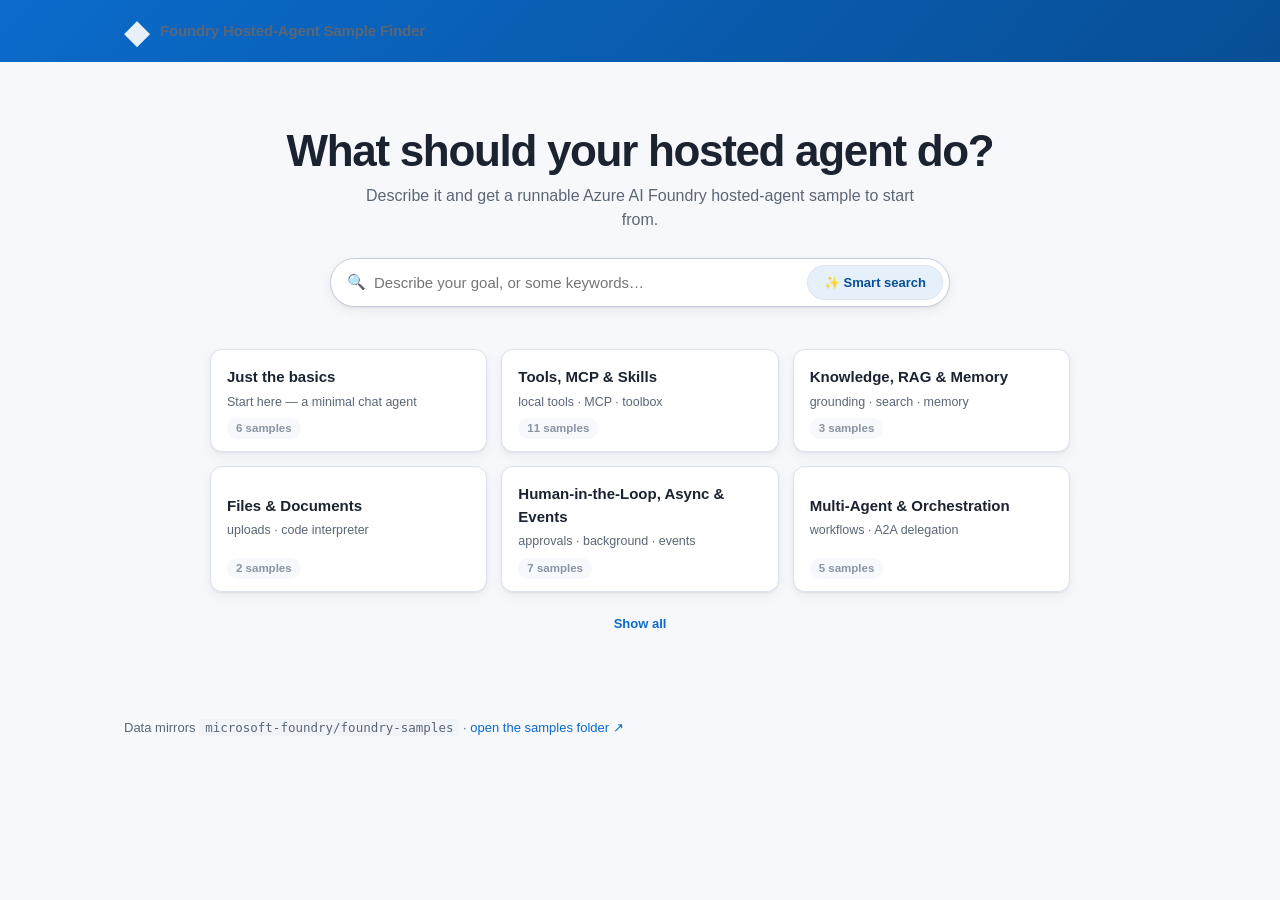
<file: index.html>
<!DOCTYPE html>
<html lang="en">
<head>
  <meta charset="UTF-8" />
  <meta name="viewport" content="width=device-width, initial-scale=1.0" />
  <title>Foundry Hosted-Agent Sample Finder</title>
  <link rel="stylesheet" href="styles.css?v=20260718b" />
</head>
<body>
  <header class="app-header slim">
    <div class="wrap">
      <div class="brand">
        <span class="brand-mark" aria-hidden="true">◆</span>
        <span class="brand-name">Foundry Hosted-Agent Sample Finder</span>
      </div>
    </div>
  </header>

  <main class="wrap">
    <section id="view-home" class="view home" aria-label="Find a hosted-agent sample">
      <div class="home-hero">
        <h1 class="home-title">What should your hosted agent do?</h1>
        <p class="home-sub">Describe it and get a runnable Azure AI Foundry hosted-agent sample to start from.</p>
        <div class="home-search">
          <span class="home-search-icon" aria-hidden="true">🔍</span>
          <input type="search" id="search" class="home-search-input" placeholder="Describe your goal, or some keywords…" aria-label="Describe your goal or search samples" autocomplete="off" />
          <button id="btnClear" class="home-search-clear" type="button" hidden aria-label="Clear search">✕</button>
          <button id="btnSmart" class="home-smart-btn" type="button" title="Let a deployed Foundry agent pick the best-fit sample">✨ Smart search</button>
        </div>
      </div>
      <div id="homeMain" class="home-main" aria-live="polite"></div>
    </section>
  </main>

  <footer class="app-footer wrap">
    <p>
      Data mirrors <code id="sourceRepo">microsoft-foundry/foundry-samples</code> ·
      <a id="rootLink" href="#" target="_blank" rel="noopener">open the samples folder ↗</a>
    </p>
  </footer>

  <!-- Canonical data is data/*.json (consumed by the VS Code extension). -->
  <!-- These generated shims let the page work when opened directly via file://. -->
  <script src="data/samples.js"></script>
  <script src="data/tree.js"></script>
  <!--
    Smart search backend selection:
    - On localhost, use the local dev proxy (tools/smart-search-proxy.py, :8178).
    - On any deployed host, use the cloud Functions proxy (managed identity).
    Either way, app.js falls back to offline keyword search if it's unreachable.
  -->
  <script>
    (function () {
      var host = location.hostname;
      var isLocal = host === "localhost" || host === "127.0.0.1" || host === "";
      if (!isLocal) {
        window.SF_SMART_PROXY = "https://sample-finder-proxy2-dz098b.azurewebsites.net/api";
      }
    })();
  </script>
  <script src="app.js?v=20260724a"></script>
</body>
</html>
</file>
<file: styles.css>
:root {
  --bg: #f6f8fb;
  --surface: #ffffff;
  --surface-2: #f0f3f8;
  --border: #dde3ec;
  --border-strong: #c4cddb;
  --text: #1b2330;
  --text-muted: #5b6675;
  --text-faint: #8a94a3;
  --accent: #0b6bcb;
  --accent-dark: #084e95;
  --accent-soft: #e6f0fb;
  --shadow: 0 1px 2px rgba(16, 24, 40, 0.06), 0 4px 12px rgba(16, 24, 40, 0.06);
  --shadow-lg: 0 8px 30px rgba(16, 24, 40, 0.12);
  --radius: 12px;
  --radius-sm: 8px;

  /* framework colors */
  --fw-agent-framework: #0b6bcb;
  --fw-agent-framework-soft: #e6f0fb;
  --fw-langgraph: #1a8a54;
  --fw-langgraph-soft: #e3f5ec;
  --fw-bring-your-own: #7b3ff2;
  --fw-bring-your-own-soft: #efe8fd;
}

* { box-sizing: border-box; }

html, body {
  margin: 0;
  padding: 0;
  background: var(--bg);
  color: var(--text);
  font-family: "Segoe UI", -apple-system, BlinkMacSystemFont, "Helvetica Neue", Arial, sans-serif;
  font-size: 15px;
  line-height: 1.5;
}

.wrap {
  width: 100%;
  max-width: 1080px;
  margin: 0 auto;
  padding: 0 24px;
}

a { color: var(--accent); text-decoration: none; }
a:hover { text-decoration: underline; }

/* Header */
.app-header {
  background: linear-gradient(135deg, #0b6bcb 0%, #084e95 100%);
  color: #fff;
  padding: 26px 0 24px;
}
.brand { display: flex; align-items: center; gap: 16px; }
.brand-mark { font-size: 34px; line-height: 1; opacity: 0.9; }
.app-header h1 { margin: 0; font-size: 24px; font-weight: 600; letter-spacing: -0.01em; }
.tagline { margin: 4px 0 0; color: rgba(255, 255, 255, 0.85); font-size: 14px; max-width: 64ch; }

/* Tabs */
.tabs {
  display: flex;
  gap: 4px;
  margin-top: 20px;
  border-bottom: 1px solid var(--border);
}
.tab {
  appearance: none;
  border: none;
  background: none;
  padding: 12px 18px;
  font-size: 15px;
  font-weight: 500;
  color: var(--text-muted);
  cursor: pointer;
  border-bottom: 2px solid transparent;
  margin-bottom: -1px;
}
.tab:hover { color: var(--text); }
.tab[aria-selected="true"] { color: var(--accent); border-bottom-color: var(--accent); }

main.wrap { padding-top: 26px; padding-bottom: 40px; min-height: 50vh; }
.view { animation: fade 0.2s ease; }
@keyframes fade { from { opacity: 0; transform: translateY(4px); } to { opacity: 1; transform: none; } }

/* ===== Guide: Foundry base + building blocks ===== */
.blocks-head {
  display: flex;
  align-items: flex-start;
  justify-content: space-between;
  gap: 20px;
  flex-wrap: wrap;
  margin-bottom: 18px;
}
.blocks-head-text { flex: 1; min-width: 260px; }
.blocks-head h2 { margin: 0 0 4px; font-size: 20px; font-weight: 600; letter-spacing: -0.01em; }
.blocks-sub { margin: 0; color: var(--text-muted); font-size: 14px; max-width: 60ch; }

/* SDK legend (top-right) */
.sdk-legend {
  border: 1px solid var(--border);
  background: var(--surface);
  border-radius: var(--radius-sm);
  padding: 10px 14px;
  box-shadow: var(--shadow);
}
.legend-title {
  display: block;
  font-size: 11px;
  font-weight: 700;
  text-transform: uppercase;
  letter-spacing: 0.04em;
  color: var(--text-faint);
  margin-bottom: 8px;
}
.legend-list { list-style: none; margin: 0; padding: 0; display: grid; grid-template-columns: 1fr 1fr; gap: 5px 16px; }
.legend-item { display: flex; align-items: center; gap: 7px; font-size: 12.5px; color: var(--text-muted); white-space: nowrap; }

/* dot */
.dot {
  width: 12px;
  height: 12px;
  border-radius: 50%;
  border: 2px solid transparent;
  flex-shrink: 0;
  display: inline-block;
}
.dot.hollow { opacity: 1; }

/* stack */
.stack { display: flex; flex-direction: column; gap: 10px; }
.stack-caption {
  color: var(--text-faint);
  font-size: 12px;
  font-weight: 600;
  text-transform: uppercase;
  letter-spacing: 0.03em;
  margin: 8px 2px 2px;
}

/* category section header grouping the building blocks */
.stack-group-head {
  display: flex;
  align-items: baseline;
  flex-wrap: wrap;
  gap: 4px 10px;
  margin: 18px 2px 4px;
  padding-top: 12px;
  border-top: 1px solid var(--border);
}
.stack-group-head:first-of-type { margin-top: 12px; border-top: none; padding-top: 0; }
.stack-group-title {
  font-size: 12.5px;
  font-weight: 700;
  text-transform: uppercase;
  letter-spacing: 0.05em;
  color: var(--text);
}
.stack-group-tagline { font-size: 12.5px; color: var(--text-faint); }

/* block card */
.block-card {
  border: 1px solid var(--border);
  border-radius: var(--radius-sm);
  background: var(--surface);
  box-shadow: var(--shadow);
  overflow: hidden;
}
.block-card[data-open="true"] { border-color: var(--accent); }
.block-card.base { border-color: var(--accent); background: linear-gradient(180deg, var(--accent-soft), var(--surface) 62%); }

.block-row {
  display: flex;
  align-items: center;
  gap: 12px;
  width: 100%;
  text-align: left;
  background: transparent;
  border: none;
  padding: 14px 16px;
  cursor: pointer;
  font: inherit;
  color: var(--text);
}
.block-row:hover { background: var(--surface-2); }
.block-card.base .block-row:hover { background: transparent; }

.caret {
  color: var(--accent);
  font-size: 13px;
  flex-shrink: 0;
  transition: transform 0.15s ease;
}
.caret.open { transform: rotate(90deg); }

.block-main { flex: 1; min-width: 0; }
.block-title-row { display: flex; align-items: center; gap: 8px; flex-wrap: wrap; }
.base-tag {
  font-size: 10px;
  font-weight: 700;
  letter-spacing: 0.06em;
  color: #fff;
  background: var(--accent);
  padding: 2px 7px;
  border-radius: 5px;
}
.block-title { font-size: 15.5px; font-weight: 600; }
.block-tagline { font-size: 12.5px; color: var(--text-faint); }
.block-desc { display: block; color: var(--text-muted); font-size: 13px; margin-top: 3px; }

.block-right { display: flex; align-items: center; gap: 14px; flex-shrink: 0; }
.dot-row {
  display: inline-flex;
  align-items: center;
  gap: 7px;
  background: var(--surface-2);
  border: 1px solid var(--border-strong);
  border-radius: 999px;
  padding: 5px 10px;
}
.block-count {
  display: inline-flex;
  align-items: center;
  justify-content: center;
  min-width: 82px;
  box-sizing: border-box;
  background: var(--surface-2);
  color: var(--text-muted);
  border: 1px solid var(--border-strong);
  font-size: 12px;
  font-weight: 600;
  padding: 3px 10px;
  border-radius: 999px;
  white-space: nowrap;
}

/* block panel */
.block-panel {
  padding: 6px 16px 18px 40px;
  border-top: 1px solid var(--border);
  background: #fbfcfe;
}
.block-longdesc { margin: 12px 0 16px; color: var(--text-muted); font-size: 14px; max-width: 72ch; }

/* consolidated capability cards + framework/protocol variant toggle */
.family-grid {
  display: grid;
  grid-template-columns: repeat(auto-fill, minmax(300px, 1fr));
  gap: 14px;
  align-items: stretch;
}
.capability-card { padding: 15px 16px; }
.capability-card .cap-title { margin: 0; font-size: 15px; font-weight: 600; }

.variant-toggle { display: flex; flex-wrap: wrap; gap: 8px; margin: 0; }
.variant-btn {
  display: inline-flex;
  align-items: center;
  gap: 7px;
  font: inherit;
  font-size: 12.5px;
  color: var(--text-muted);
  background: var(--surface-2);
  border: 1px solid var(--border-strong);
  border-radius: 999px;
  padding: 5px 12px;
  cursor: pointer;
  transition: background 0.12s ease, border-color 0.12s ease, color 0.12s ease;
}
.variant-btn:hover { background: #eef2f8; color: var(--text); }
.variant-btn.active {
  background: var(--accent-soft);
  border-color: var(--accent);
  color: var(--accent-dark);
  font-weight: 600;
}

/* sdk badge on a sample card */
.badge.sdk {
  display: inline-flex;
  align-items: center;
  gap: 5px;
  background: var(--surface-2);
  color: var(--text);
  border-color: var(--border-strong);
}

/* Cards */
.card-grid {
  display: grid;
  grid-template-columns: repeat(auto-fill, minmax(300px, 1fr));
  gap: 14px;
}
.sample-card {
  background: var(--surface);
  border: 1px solid var(--border);
  border-radius: var(--radius);
  padding: 16px 18px;
  box-shadow: var(--shadow);
  display: flex;
  flex-direction: column;
  gap: 10px;
}
.sample-card:hover { box-shadow: var(--shadow-lg); }
.sample-card h3 { margin: 0; font-size: 16px; font-weight: 600; }
.sample-card .desc { margin: 0; color: var(--text-muted); font-size: 13.5px; flex-grow: 1; }
.badge-row { display: flex; flex-wrap: wrap; gap: 6px; }
.badge {
  font-size: 11.5px;
  font-weight: 600;
  padding: 2px 9px;
  border-radius: 999px;
  border: 1px solid transparent;
  white-space: nowrap;
}
.badge.fw-agent-framework { background: var(--fw-agent-framework-soft); color: var(--fw-agent-framework); }
.badge.fw-langgraph { background: var(--fw-langgraph-soft); color: var(--fw-langgraph); }
.badge.fw-bring-your-own { background: var(--fw-bring-your-own-soft); color: var(--fw-bring-your-own); }
.badge.protocol { background: transparent; color: var(--text-muted); border-color: var(--border-strong); }
.badge.category { background: var(--surface-2); color: var(--text-muted); }
.tags { display: flex; flex-wrap: wrap; gap: 6px; }
.tag { font-size: 11.5px; color: var(--text-faint); background: var(--surface-2); padding: 2px 8px; border-radius: 6px; }
.card-foot { display: flex; align-items: center; justify-content: space-between; gap: 12px; margin-top: 2px; flex-wrap: wrap; }
.card-foot .path { font-family: "Cascadia Code", "Consolas", monospace; font-size: 11.5px; color: var(--text-faint); overflow: hidden; text-overflow: ellipsis; white-space: nowrap; }

/* per-card actions: Open on GitHub · Code an agent · Open in VS Code */
.card-actions, .card-actions-host { display: flex; align-items: center; gap: 6px; flex-wrap: wrap; }
.action-link { font-size: 12.5px; font-weight: 600; white-space: nowrap; }
.action-btn {
  font: inherit; font-size: 12.5px; font-weight: 600; white-space: nowrap; cursor: pointer;
  color: var(--accent); background: var(--accent-soft);
  border: 1px solid var(--border); border-radius: 999px; padding: 3px 10px;
}
.action-btn:hover { border-color: var(--accent); background: #fff; }
.action-btn.wide { display: inline-block; padding: 8px 14px; border-radius: var(--radius-sm); }

/* "Code an agent" modal */
.modal-overlay {
  position: fixed; inset: 0; z-index: 1000;
  background: rgba(15, 23, 42, 0.5);
  display: flex; align-items: flex-start; justify-content: center;
  padding: 6vh 16px; overflow-y: auto;
}
.modal {
  position: relative; width: 100%; max-width: 620px;
  background: var(--surface); border: 1px solid var(--border); border-radius: var(--radius);
  box-shadow: 0 20px 60px rgba(15, 23, 42, 0.3); padding: 26px 28px 28px;
}
.modal-close {
  position: absolute; top: 14px; right: 14px; width: 30px; height: 30px;
  border: 1px solid var(--border); border-radius: 8px; background: var(--surface);
  font-size: 15px; line-height: 1; color: var(--text-muted); cursor: pointer;
}
.modal-close:hover { border-color: var(--accent); color: var(--accent); }
.modal-title { margin: 0 0 6px; font-size: 22px; }
.modal-sub { margin: 0 0 20px; color: var(--text-muted); font-size: 13.5px; line-height: 1.5; }
.code-step { margin-bottom: 18px; }
.code-step h4 { margin: 0 0 6px; font-size: 14.5px; display: flex; align-items: center; gap: 8px; }
.code-step-n {
  display: inline-flex; align-items: center; justify-content: center;
  width: 20px; height: 20px; border-radius: 50%; background: var(--accent); color: #fff;
  font-size: 12px; font-weight: 700; flex: none;
}
.code-step-note { margin: 0 0 8px; color: var(--text-muted); font-size: 12.5px; line-height: 1.5; }
.code-step-note code { background: var(--surface-2); padding: 1px 5px; border-radius: 4px; font-size: 11.5px; }
.code-cmd {
  display: flex; align-items: center; gap: 8px;
  background: var(--surface-2); border: 1px solid var(--border); border-radius: var(--radius-sm);
  padding: 10px 12px;
}
.code-cmd code {
  flex: 1; font-family: "Cascadia Code", "Consolas", monospace; font-size: 12.5px;
  color: var(--text); overflow-x: auto; white-space: nowrap;
}
.copy-btn {
  flex: none; width: 28px; height: 28px; border: 1px solid var(--border-strong);
  border-radius: 6px; background: var(--surface); cursor: pointer; font-size: 13px; color: var(--text-muted);
}
.copy-btn:hover { border-color: var(--accent); color: var(--accent); }

/* Buttons */
.btn {
  appearance: none;
  border: 1px solid var(--border-strong);
  background: var(--surface);
  color: var(--text);
  padding: 9px 16px;
  border-radius: var(--radius-sm);
  font-size: 14px;
  font-weight: 500;
  cursor: pointer;
}
.btn:hover:not(:disabled) { border-color: var(--accent); color: var(--accent); }
.btn:disabled { opacity: 0.45; cursor: not-allowed; }
.btn-ghost { background: transparent; }
.btn-sm { padding: 6px 12px; font-size: 13px; }

/* Filters */
.filters { display: flex; flex-direction: column; gap: 14px; margin-bottom: 18px; }
.search {
  width: 100%;
  padding: 11px 14px;
  border: 1px solid var(--border-strong);
  border-radius: var(--radius-sm);
  font-size: 15px;
  background: var(--surface);
}
.search:focus { outline: none; border-color: var(--accent); box-shadow: 0 0 0 3px var(--accent-soft); }
.filter-selects { display: flex; flex-wrap: wrap; gap: 14px; align-items: flex-end; }
.filter-selects label { display: flex; flex-direction: column; gap: 4px; font-size: 12px; font-weight: 600; color: var(--text-muted); text-transform: uppercase; letter-spacing: 0.03em; }
.filter-selects select {
  padding: 8px 10px;
  border: 1px solid var(--border-strong);
  border-radius: var(--radius-sm);
  background: var(--surface);
  font-size: 14px;
  color: var(--text);
  min-width: 150px;
}
.browse-count { color: var(--text-muted); font-size: 13.5px; margin: 0 0 14px; }
.empty { color: var(--text-muted); padding: 30px; text-align: center; border: 1px dashed var(--border-strong); border-radius: var(--radius); }

/* Footer */
.app-footer { padding: 24px 24px 40px; color: var(--text-muted); font-size: 13px; }
.app-footer code { background: var(--surface-2); padding: 1px 6px; border-radius: 4px; font-size: 12.5px; }

@media (max-width: 640px) {
  .card-grid { grid-template-columns: 1fr; }
  .family-grid { grid-template-columns: 1fr; }
  .filter-selects select { min-width: 120px; }
  .block-panel { padding-left: 24px; }
  .block-row { flex-wrap: wrap; }
  .block-right { width: 100%; justify-content: space-between; padding-left: 25px; }
  .sdk-legend { width: 100%; }
  .kit-list { grid-template-columns: 1fr; }
  .guided-options { grid-template-columns: 1fr; }
}

/* ================================================================
 * Experimental prototypes: Compose (A) + Guided (B)
 * ================================================================ */
.proto-intro { margin: 6px 0 22px; }
.proto-intro h2 { margin: 0 0 6px; font-size: 20px; }
.proto-intro p { margin: 0; color: var(--text-muted); font-size: 14px; max-width: 70ch; }

.proto-step { margin: 0 0 22px; }
.step-label {
  display: block; font-size: 12px; font-weight: 700; letter-spacing: 0.05em;
  text-transform: uppercase; color: var(--text-faint); margin: 0 0 10px;
}
.step-actions { display: flex; gap: 8px; margin-top: 10px; }

/* chip rows */
.chip-row { display: flex; gap: 8px; flex-wrap: wrap; }
.choice-chip {
  display: inline-flex; align-items: center; gap: 8px;
  padding: 8px 14px; border: 1.5px solid var(--border-strong); border-radius: 999px;
  background: var(--surface); color: var(--text); font-size: 13.5px; font-weight: 600; cursor: pointer;
}
.choice-chip:hover { border-color: var(--accent); }
.choice-chip.active { border-color: var(--accent); background: var(--accent-soft); color: var(--accent-dark); }

.cap-chip {
  display: inline-flex; align-items: center; gap: 8px;
  padding: 7px 12px; border: 1.5px solid var(--border); border-radius: var(--radius-sm);
  background: var(--surface); color: var(--text); font-size: 13px; cursor: pointer;
}
.cap-chip:hover:not(.disabled) { border-color: var(--accent); }
.cap-chip.active { border-color: var(--accent); background: var(--accent-soft); }
.cap-chip.disabled { opacity: 0.4; cursor: not-allowed; }
.cap-check { font-weight: 800; color: var(--accent); width: 12px; text-align: center; }
.cap-chip:not(.active) .cap-check { color: var(--text-faint); }
.cap-count {
  font-size: 11px; font-weight: 700; color: var(--text-muted);
  background: var(--bg); border-radius: 999px; padding: 1px 7px; min-width: 18px; text-align: center;
}

/* kit result */
.kit-summary { font-size: 14px; margin-bottom: 12px; color: var(--text); }
.kit-summary span { color: var(--text-muted); }
.kit-list { display: grid; grid-template-columns: repeat(auto-fill, minmax(300px, 1fr)); gap: 12px; }
.kit-hint { color: var(--text-muted); font-size: 13.5px; padding: 16px; border: 1px dashed var(--border-strong); border-radius: var(--radius); }
.kit-card {
  display: flex; flex-direction: column; gap: 7px;
  border: 1px solid var(--border); border-radius: var(--radius); background: var(--surface);
  padding: 14px; box-shadow: var(--shadow);
}
.kit-card.rec { border-color: var(--accent); background: linear-gradient(180deg, var(--accent-soft), var(--surface) 60%); }
.kit-block-label { font-size: 11px; font-weight: 700; text-transform: uppercase; letter-spacing: 0.04em; color: var(--text-faint); }
.kit-fw { color: var(--text-muted); text-transform: none; letter-spacing: 0; font-weight: 600; }
.kit-step {
  display: inline-flex; align-items: center; justify-content: center;
  width: 20px; height: 20px; border-radius: 50%; background: var(--accent); color: #fff;
  font-size: 12px; font-weight: 700; flex-shrink: 0;
}
.kit-explainer {
  margin: 0 0 12px; font-size: 13px; color: var(--text-muted);
  background: var(--accent-soft); border-left: 3px solid var(--accent);
  padding: 9px 12px; border-radius: 0 var(--radius-sm) var(--radius-sm) 0;
}
.kit-card-head { display: flex; align-items: center; gap: 8px; flex-wrap: wrap; }
.kit-card-title { font-size: 15px; }
.kit-note { font-size: 11px; color: var(--text-muted); background: var(--bg); border-radius: 4px; padding: 1px 6px; }
.kit-rec { font-size: 11px; font-weight: 700; color: var(--accent-dark); background: #fff; border: 1px solid var(--accent); border-radius: 999px; padding: 1px 8px; margin-left: auto; }
.kit-card-desc { margin: 0; color: var(--text-muted); font-size: 13px; flex-grow: 1; }
.kit-card-foot { display: flex; align-items: center; justify-content: space-between; gap: 10px; font-size: 12px; flex-wrap: wrap; }
.kit-card-foot .path { overflow: hidden; text-overflow: ellipsis; white-space: nowrap; }

/* guided flow */
.guided-search { display: flex; align-items: center; gap: 12px; margin: 0 0 18px; }
.guided-search .search { flex: 1; max-width: 520px; }
.guided-search-scope { font-size: 12px; color: var(--text-muted); white-space: nowrap; }
.understood { display: flex; align-items: center; gap: 8px; flex-wrap: wrap; margin: 0 0 14px; }
.understood-label { font-size: 12px; color: var(--text-faint); font-weight: 600; }
.understood-chip {
  font-size: 12px; font-weight: 600; color: var(--accent-dark);
  background: var(--accent-soft); border: 1px solid var(--border); border-radius: 999px; padding: 2px 10px;
}
/* smart search (Foundry-agent-backed) */
.browse-search-row { display: flex; align-items: center; gap: 10px; width: 100%; }
.browse-search-row .search { flex: 1; }
.card-grid.smart-mode { display: block; }
.card-grid.smart-mode .card-grid { display: grid; grid-template-columns: repeat(auto-fill, minmax(300px, 1fr)); gap: 12px; margin-top: 8px; }
.card-grid.smart-mode .smart-badge,
.card-grid.smart-mode .understood { margin-bottom: 12px; }
.smart-toggle { display: inline-flex; align-items: center; gap: 8px; margin: 2px 0 16px; cursor: pointer; user-select: none; }
.smart-toggle input { width: 15px; height: 15px; cursor: pointer; }
.smart-toggle-text { font-size: 13px; color: var(--text-muted); }
.smart-toggle-text b { color: var(--text); }
.smart-badge {
  display: inline-flex; align-items: center; gap: 6px; margin: 0 0 12px;
  font-size: 12px; font-weight: 700; color: #fff;
  background: linear-gradient(90deg, var(--accent), var(--accent-dark));
  border-radius: 999px; padding: 4px 12px;
}
.smart-badge.err { background: #b45309; }
.btn-primary { background: var(--accent); color: #fff; border-color: var(--accent-dark); }
.btn-primary:hover { background: var(--accent-dark); }
.smart-cta {
  display: flex; flex-direction: column; align-items: flex-start; gap: 10px;
  margin: 14px 0 8px; padding: 16px 18px;
  border: 1.5px dashed var(--accent); border-radius: var(--radius);
  background: var(--accent-soft);
}
.smart-cta-text { margin: 0; font-size: 14px; color: var(--text); }
.smart-cta-text b { color: var(--accent-dark); }
.smart-cta-btn { font-size: 14px; padding: 9px 16px; }
.guided-crumbs { display: flex; gap: 8px; flex-wrap: wrap; margin-bottom: 16px; }
.crumb { border: 1px solid var(--border); background: var(--surface); border-radius: 999px; padding: 4px 12px; font-size: 12.5px; color: var(--text-muted); cursor: pointer; }
.crumb:hover { border-color: var(--accent); color: var(--accent); }
.crumb-reset { color: var(--text-faint); }
.guided-q { margin: 0 0 14px; }
.guided-q h3 { margin: 0; font-size: 18px; }
.guided-options { display: grid; grid-template-columns: repeat(auto-fill, minmax(260px, 1fr)); gap: 10px; }
.guided-opt {
  display: flex; align-items: center; gap: 10px; flex-wrap: wrap;
  text-align: left; padding: 14px 16px; border: 1.5px solid var(--border-strong); border-radius: var(--radius);
  background: var(--surface); cursor: pointer;
}
.guided-opt:hover { border-color: var(--accent); background: var(--accent-soft); }
.guided-opt.recommend { border-color: var(--accent); }
.guided-opt-label { font-size: 15px; font-weight: 600; color: var(--text); }
.guided-opt-sub { font-size: 12.5px; color: var(--text-muted); flex-basis: 100%; }
.guided-opt-count { margin-left: auto; font-size: 11px; font-weight: 700; color: var(--text-muted); background: var(--bg); border-radius: 999px; padding: 2px 9px; }
.guided-result-head { margin: 0 0 12px; font-size: 18px; }
.guided-alts-label { margin: 20px 0 10px; font-size: 13px; font-weight: 600; color: var(--text-muted); }

/* ================================================================
 * Landing (single blended home) — hero, category grid, smart panel
 * ================================================================ */
.app-header.slim { padding: 14px 0; }
.app-header.slim .brand { display: flex; align-items: center; gap: 10px; }
.brand-name { font-size: 15px; font-weight: 600; color: var(--text-muted); letter-spacing: -0.01em; }

.home-hero { text-align: center; padding: 40px 16px 12px; }
.home-title { margin: 0 0 10px; font-size: 44px; line-height: 1.05; font-weight: 700; letter-spacing: -0.03em; color: var(--text); }
.home-sub { margin: 0 auto 26px; max-width: 560px; font-size: 16px; color: var(--text-muted); }

.home-search {
  position: relative; display: flex; align-items: center; gap: 8px;
  max-width: 620px; margin: 0 auto;
  background: var(--surface); border: 1px solid var(--border-strong);
  border-radius: 999px; padding: 6px 6px 6px 16px; box-shadow: var(--shadow);
  transition: box-shadow .15s, border-color .15s;
}
.home-search:focus-within { border-color: var(--accent); box-shadow: 0 0 0 4px var(--accent-soft); }
.home-search-icon { color: var(--text-faint); font-size: 15px; }
.home-search-input {
  flex: 1; border: 0; outline: 0; background: transparent;
  font-size: 15px; color: var(--text); padding: 8px 0;
}
.home-search-clear {
  border: 0; background: transparent; color: var(--text-faint); cursor: pointer;
  font-size: 14px; padding: 4px 8px; border-radius: 999px;
}
.home-search-clear:hover { color: var(--text); background: var(--bg); }
.home-smart-btn {
  border: 1px solid var(--border); background: var(--accent-soft); color: var(--accent-dark);
  font-weight: 600; font-size: 13px; padding: 9px 16px; border-radius: 999px; cursor: pointer;
  white-space: nowrap; transition: background .15s, border-color .15s;
}
.home-smart-btn:hover { background: #d7e7f8; border-color: var(--accent); }
.home-smart-btn.inline { margin-top: 10px; }

.home-main { margin-top: 30px; }

/* category grid */
.cat-grid {
  display: grid; grid-template-columns: repeat(3, 1fr); gap: 14px;
  max-width: 860px; margin: 0 auto;
}
.cat-card {
  position: relative; text-align: left; cursor: pointer;
  background: var(--surface); border: 1px solid var(--border); border-radius: var(--radius);
  padding: 16px 16px 40px; box-shadow: var(--shadow); transition: border-color .15s, box-shadow .15s, transform .05s;
  font: inherit; color: inherit;
}
.cat-card:hover { border-color: var(--accent); box-shadow: var(--shadow-lg); }
.cat-card:active { transform: translateY(1px); }
.cat-card-title { margin: 0 0 4px; font-size: 15px; font-weight: 650; color: var(--text); }
.cat-card-blurb { margin: 0; font-size: 12.5px; color: var(--text-muted); }
.cat-card-count {
  position: absolute; left: 16px; bottom: 12px;
  font-size: 11.5px; font-weight: 600; color: var(--text-faint);
  background: var(--bg); border-radius: 999px; padding: 2px 9px;
}
.cat-toggle-row { text-align: center; margin: 18px 0 4px; }
.cat-toggle {
  border: 0; background: transparent; color: var(--accent); font-weight: 600; font-size: 13px;
  cursor: pointer; padding: 6px 10px; border-radius: var(--radius-sm);
}
.cat-toggle:hover { background: var(--accent-soft); }

/* drill-in + search headers */
.home-crumb { max-width: 1040px; margin: 0 auto 10px; }
.crumb-back {
  border: 0; background: transparent; color: var(--accent); font-weight: 600; font-size: 13px;
  cursor: pointer; padding: 6px 8px; border-radius: var(--radius-sm);
}
.crumb-back:hover { background: var(--accent-soft); }
.home-section-head { max-width: 1040px; margin: 0 auto 16px; }
.home-section-title { display: inline; margin: 0; font-size: 22px; font-weight: 700; letter-spacing: -0.02em; }
.home-section-count { margin-left: 10px; font-size: 13px; color: var(--text-faint); font-weight: 600; }
.home-section-blurb { margin: 6px 0 0; font-size: 13.5px; color: var(--text-muted); }
.home-main .card-grid { max-width: 1040px; margin: 0 auto; }
.home-empty { max-width: 1040px; margin: 0 auto; text-align: center; color: var(--text-muted); padding: 30px 0; }

/* smart-search slide-in panel */
.smart-scrim {
  position: fixed; inset: 0; background: rgba(16, 24, 40, 0.28);
  z-index: 40; animation: sf-fade .15s ease;
}
@keyframes sf-fade { from { opacity: 0; } to { opacity: 1; } }
.smart-panel {
  position: fixed; top: 0; right: 0; height: 100vh; width: min(440px, 92vw);
  background: var(--surface); border-left: 1px solid var(--border);
  box-shadow: var(--shadow-lg); z-index: 41; display: flex; flex-direction: column;
  transform: translateX(100%); transition: transform .22s ease;
}
.smart-panel.open { transform: translateX(0); }
.smart-panel-head {
  display: flex; align-items: flex-start; justify-content: space-between; gap: 12px;
  padding: 18px 18px 14px; border-bottom: 1px solid var(--border);
}
.smart-panel-title { margin: 0; font-size: 17px; font-weight: 700; }
.smart-panel-sub { margin: 2px 0 0; font-size: 12.5px; color: var(--text-faint); }
.smart-panel-close {
  border: 0; background: transparent; color: var(--text-faint); cursor: pointer;
  font-size: 15px; padding: 4px 8px; border-radius: var(--radius-sm); line-height: 1;
}
.smart-panel-close:hover { color: var(--text); background: var(--bg); }
.smart-panel-body { flex: 1; overflow-y: auto; padding: 16px 18px 28px; display: flex; flex-direction: column; gap: 12px; }
.smart-pick { font-size: 12.5px; font-weight: 600; color: var(--accent-dark); }
.smart-loading { text-align: center; color: var(--text-muted); padding: 40px 10px; font-size: 13.5px; }
.smart-spinner {
  width: 26px; height: 26px; margin: 0 auto 14px; border-radius: 50%;
  border: 3px solid var(--accent-soft); border-top-color: var(--accent); animation: sf-spin .8s linear infinite;
}
@keyframes sf-spin { to { transform: rotate(360deg); } }
.smart-err { font-size: 13px; color: var(--text-muted); }
.smart-err .muted { color: var(--text-faint); margin: 8px 0 0; }
.smart-panel-body .kit-card { margin: 0; }

@media (max-width: 720px) {
  .home-title { font-size: 32px; }
  .cat-grid { grid-template-columns: 1fr 1fr; }
  .home-search { flex-wrap: wrap; border-radius: var(--radius); }
  .home-smart-btn { width: 100%; }
}
@media (max-width: 480px) {
  .cat-grid { grid-template-columns: 1fr; }
}
</file>
<file: zhenjiao-ms-symmetrical-spoon/styles.css>
:root {
  --bg: #f6f8fb;
  --surface: #ffffff;
  --surface-2: #f0f3f8;
  --border: #dde3ec;
  --border-strong: #c4cddb;
  --text: #1b2330;
  --text-muted: #5b6675;
  --text-faint: #8a94a3;
  --accent: #0b6bcb;
  --accent-dark: #084e95;
  --accent-soft: #e6f0fb;
  --shadow: 0 1px 2px rgba(16, 24, 40, 0.06), 0 4px 12px rgba(16, 24, 40, 0.06);
  --shadow-lg: 0 8px 30px rgba(16, 24, 40, 0.12);
  --radius: 12px;
  --radius-sm: 8px;

  /* framework colors */
  --fw-agent-framework: #0b6bcb;
  --fw-agent-framework-soft: #e6f0fb;
  --fw-langgraph: #1a8a54;
  --fw-langgraph-soft: #e3f5ec;
  --fw-bring-your-own: #7b3ff2;
  --fw-bring-your-own-soft: #efe8fd;
}

* { box-sizing: border-box; }

html, body {
  margin: 0;
  padding: 0;
  background: var(--bg);
  color: var(--text);
  font-family: "Segoe UI", -apple-system, BlinkMacSystemFont, "Helvetica Neue", Arial, sans-serif;
  font-size: 15px;
  line-height: 1.5;
}

.wrap {
  width: 100%;
  max-width: 1080px;
  margin: 0 auto;
  padding: 0 24px;
}

a { color: var(--accent); text-decoration: none; }
a:hover { text-decoration: underline; }

/* Header */
.app-header {
  background: linear-gradient(135deg, #0b6bcb 0%, #084e95 100%);
  color: #fff;
  padding: 26px 0 24px;
}
.brand { display: flex; align-items: center; gap: 16px; }
.brand-mark { font-size: 34px; line-height: 1; opacity: 0.9; }
.app-header h1 { margin: 0; font-size: 24px; font-weight: 600; letter-spacing: -0.01em; }
.tagline { margin: 4px 0 0; color: rgba(255, 255, 255, 0.85); font-size: 14px; max-width: 64ch; }

/* Tabs */
.tabs {
  display: flex;
  gap: 4px;
  margin-top: 20px;
  border-bottom: 1px solid var(--border);
}
.tab {
  appearance: none;
  border: none;
  background: none;
  padding: 12px 18px;
  font-size: 15px;
  font-weight: 500;
  color: var(--text-muted);
  cursor: pointer;
  border-bottom: 2px solid transparent;
  margin-bottom: -1px;
}
.tab:hover { color: var(--text); }
.tab[aria-selected="true"] { color: var(--accent); border-bottom-color: var(--accent); }

main.wrap { padding-top: 26px; padding-bottom: 40px; min-height: 50vh; }
.view { animation: fade 0.2s ease; }
@keyframes fade { from { opacity: 0; transform: translateY(4px); } to { opacity: 1; transform: none; } }

/* ===== Guide: Foundry base + building blocks ===== */
.blocks-head {
  display: flex;
  align-items: flex-start;
  justify-content: space-between;
  gap: 20px;
  flex-wrap: wrap;
  margin-bottom: 18px;
}
.blocks-head-text { flex: 1; min-width: 260px; }
.blocks-head h2 { margin: 0 0 4px; font-size: 20px; font-weight: 600; letter-spacing: -0.01em; }
.blocks-sub { margin: 0; color: var(--text-muted); font-size: 14px; max-width: 60ch; }

/* SDK legend (top-right) */
.sdk-legend {
  border: 1px solid var(--border);
  background: var(--surface);
  border-radius: var(--radius-sm);
  padding: 10px 14px;
  box-shadow: var(--shadow);
}
.legend-title {
  display: block;
  font-size: 11px;
  font-weight: 700;
  text-transform: uppercase;
  letter-spacing: 0.04em;
  color: var(--text-faint);
  margin-bottom: 8px;
}
.legend-list { list-style: none; margin: 0; padding: 0; display: grid; grid-template-columns: 1fr 1fr; gap: 5px 16px; }
.legend-item { display: flex; align-items: center; gap: 7px; font-size: 12.5px; color: var(--text-muted); white-space: nowrap; }

/* dot */
.dot {
  width: 12px;
  height: 12px;
  border-radius: 50%;
  border: 2px solid transparent;
  flex-shrink: 0;
  display: inline-block;
}
.dot.hollow { opacity: 1; }

/* stack */
.stack { display: flex; flex-direction: column; gap: 10px; }
.stack-caption {
  color: var(--text-faint);
  font-size: 12px;
  font-weight: 600;
  text-transform: uppercase;
  letter-spacing: 0.03em;
  margin: 8px 2px 2px;
}

/* category section header grouping the building blocks */
.stack-group-head {
  display: flex;
  align-items: baseline;
  flex-wrap: wrap;
  gap: 4px 10px;
  margin: 18px 2px 4px;
  padding-top: 12px;
  border-top: 1px solid var(--border);
}
.stack-group-head:first-of-type { margin-top: 12px; border-top: none; padding-top: 0; }
.stack-group-title {
  font-size: 12.5px;
  font-weight: 700;
  text-transform: uppercase;
  letter-spacing: 0.05em;
  color: var(--text);
}
.stack-group-tagline { font-size: 12.5px; color: var(--text-faint); }

/* block card */
.block-card {
  border: 1px solid var(--border);
  border-radius: var(--radius-sm);
  background: var(--surface);
  box-shadow: var(--shadow);
  overflow: hidden;
}
.block-card[data-open="true"] { border-color: var(--accent); }
.block-card.base { border-color: var(--accent); background: linear-gradient(180deg, var(--accent-soft), var(--surface) 62%); }

.block-row {
  display: flex;
  align-items: center;
  gap: 12px;
  width: 100%;
  text-align: left;
  background: transparent;
  border: none;
  padding: 14px 16px;
  cursor: pointer;
  font: inherit;
  color: var(--text);
}
.block-row:hover { background: var(--surface-2); }
.block-card.base .block-row:hover { background: transparent; }

.caret {
  color: var(--accent);
  font-size: 13px;
  flex-shrink: 0;
  transition: transform 0.15s ease;
}
.caret.open { transform: rotate(90deg); }

.block-main { flex: 1; min-width: 0; }
.block-title-row { display: flex; align-items: center; gap: 8px; flex-wrap: wrap; }
.base-tag {
  font-size: 10px;
  font-weight: 700;
  letter-spacing: 0.06em;
  color: #fff;
  background: var(--accent);
  padding: 2px 7px;
  border-radius: 5px;
}
.block-title { font-size: 15.5px; font-weight: 600; }
.block-tagline { font-size: 12.5px; color: var(--text-faint); }
.block-desc { display: block; color: var(--text-muted); font-size: 13px; margin-top: 3px; }

.block-right { display: flex; align-items: center; gap: 14px; flex-shrink: 0; }
.dot-row {
  display: inline-flex;
  align-items: center;
  gap: 7px;
  background: var(--surface-2);
  border: 1px solid var(--border-strong);
  border-radius: 999px;
  padding: 5px 10px;
}
.block-count {
  display: inline-flex;
  align-items: center;
  justify-content: center;
  min-width: 82px;
  box-sizing: border-box;
  background: var(--surface-2);
  color: var(--text-muted);
  border: 1px solid var(--border-strong);
  font-size: 12px;
  font-weight: 600;
  padding: 3px 10px;
  border-radius: 999px;
  white-space: nowrap;
}

/* block panel */
.block-panel {
  padding: 6px 16px 18px 40px;
  border-top: 1px solid var(--border);
  background: #fbfcfe;
}
.block-longdesc { margin: 12px 0 16px; color: var(--text-muted); font-size: 14px; max-width: 72ch; }

/* consolidated capability cards + framework/protocol variant toggle */
.family-grid {
  display: grid;
  grid-template-columns: repeat(auto-fill, minmax(300px, 1fr));
  gap: 14px;
  align-items: stretch;
}
.capability-card { padding: 15px 16px; }
.capability-card .cap-title { margin: 0; font-size: 15px; font-weight: 600; }

.variant-toggle { display: flex; flex-wrap: wrap; gap: 8px; margin: 0; }
.variant-btn {
  display: inline-flex;
  align-items: center;
  gap: 7px;
  font: inherit;
  font-size: 12.5px;
  color: var(--text-muted);
  background: var(--surface-2);
  border: 1px solid var(--border-strong);
  border-radius: 999px;
  padding: 5px 12px;
  cursor: pointer;
  transition: background 0.12s ease, border-color 0.12s ease, color 0.12s ease;
}
.variant-btn:hover { background: #eef2f8; color: var(--text); }
.variant-btn.active {
  background: var(--accent-soft);
  border-color: var(--accent);
  color: var(--accent-dark);
  font-weight: 600;
}

/* sdk badge on a sample card */
.badge.sdk {
  display: inline-flex;
  align-items: center;
  gap: 5px;
  background: var(--surface-2);
  color: var(--text);
  border-color: var(--border-strong);
}

/* Cards */
.card-grid {
  display: grid;
  grid-template-columns: repeat(auto-fill, minmax(300px, 1fr));
  gap: 14px;
}
.sample-card {
  background: var(--surface);
  border: 1px solid var(--border);
  border-radius: var(--radius);
  padding: 16px 18px;
  box-shadow: var(--shadow);
  display: flex;
  flex-direction: column;
  gap: 10px;
}
.sample-card:hover { box-shadow: var(--shadow-lg); }
.sample-card h3 { margin: 0; font-size: 16px; font-weight: 600; }
.sample-card .desc { margin: 0; color: var(--text-muted); font-size: 13.5px; flex-grow: 1; }
.badge-row { display: flex; flex-wrap: wrap; gap: 6px; }
.badge {
  font-size: 11.5px;
  font-weight: 600;
  padding: 2px 9px;
  border-radius: 999px;
  border: 1px solid transparent;
  white-space: nowrap;
}
.badge.fw-agent-framework { background: var(--fw-agent-framework-soft); color: var(--fw-agent-framework); }
.badge.fw-langgraph { background: var(--fw-langgraph-soft); color: var(--fw-langgraph); }
.badge.fw-bring-your-own { background: var(--fw-bring-your-own-soft); color: var(--fw-bring-your-own); }
.badge.protocol { background: transparent; color: var(--text-muted); border-color: var(--border-strong); }
.badge.category { background: var(--surface-2); color: var(--text-muted); }
.tags { display: flex; flex-wrap: wrap; gap: 6px; }
.tag { font-size: 11.5px; color: var(--text-faint); background: var(--surface-2); padding: 2px 8px; border-radius: 6px; }
.card-foot { display: flex; align-items: center; justify-content: space-between; gap: 12px; margin-top: 2px; flex-wrap: wrap; }
.card-foot .path { font-family: "Cascadia Code", "Consolas", monospace; font-size: 11.5px; color: var(--text-faint); overflow: hidden; text-overflow: ellipsis; white-space: nowrap; }

/* per-card actions: Open on GitHub · Code an agent · Open in VS Code */
.card-actions, .card-actions-host { display: flex; align-items: center; gap: 6px; flex-wrap: wrap; }
.action-link { font-size: 12.5px; font-weight: 600; white-space: nowrap; }
.action-btn {
  font: inherit; font-size: 12.5px; font-weight: 600; white-space: nowrap; cursor: pointer;
  color: var(--accent); background: var(--accent-soft);
  border: 1px solid var(--border); border-radius: 999px; padding: 3px 10px;
}
.action-btn:hover { border-color: var(--accent); background: #fff; }
.action-btn.wide { display: inline-block; padding: 8px 14px; border-radius: var(--radius-sm); }

/* "Code an agent" modal */
.modal-overlay {
  position: fixed; inset: 0; z-index: 1000;
  background: rgba(15, 23, 42, 0.5);
  display: flex; align-items: flex-start; justify-content: center;
  padding: 6vh 16px; overflow-y: auto;
}
.modal {
  position: relative; width: 100%; max-width: 620px;
  background: var(--surface); border: 1px solid var(--border); border-radius: var(--radius);
  box-shadow: 0 20px 60px rgba(15, 23, 42, 0.3); padding: 26px 28px 28px;
}
.modal-close {
  position: absolute; top: 14px; right: 14px; width: 30px; height: 30px;
  border: 1px solid var(--border); border-radius: 8px; background: var(--surface);
  font-size: 15px; line-height: 1; color: var(--text-muted); cursor: pointer;
}
.modal-close:hover { border-color: var(--accent); color: var(--accent); }
.modal-title { margin: 0 0 6px; font-size: 22px; }
.modal-sub { margin: 0 0 20px; color: var(--text-muted); font-size: 13.5px; line-height: 1.5; }
.code-step { margin-bottom: 18px; }
.code-step h4 { margin: 0 0 6px; font-size: 14.5px; display: flex; align-items: center; gap: 8px; }
.code-step-n {
  display: inline-flex; align-items: center; justify-content: center;
  width: 20px; height: 20px; border-radius: 50%; background: var(--accent); color: #fff;
  font-size: 12px; font-weight: 700; flex: none;
}
.code-step-note { margin: 0 0 8px; color: var(--text-muted); font-size: 12.5px; line-height: 1.5; }
.code-step-note code { background: var(--surface-2); padding: 1px 5px; border-radius: 4px; font-size: 11.5px; }
.code-cmd {
  display: flex; align-items: center; gap: 8px;
  background: var(--surface-2); border: 1px solid var(--border); border-radius: var(--radius-sm);
  padding: 10px 12px;
}
.code-cmd code {
  flex: 1; font-family: "Cascadia Code", "Consolas", monospace; font-size: 12.5px;
  color: var(--text); overflow-x: auto; white-space: nowrap;
}
.copy-btn {
  flex: none; width: 28px; height: 28px; border: 1px solid var(--border-strong);
  border-radius: 6px; background: var(--surface); cursor: pointer; font-size: 13px; color: var(--text-muted);
}
.copy-btn:hover { border-color: var(--accent); color: var(--accent); }

/* Buttons */
.btn {
  appearance: none;
  border: 1px solid var(--border-strong);
  background: var(--surface);
  color: var(--text);
  padding: 9px 16px;
  border-radius: var(--radius-sm);
  font-size: 14px;
  font-weight: 500;
  cursor: pointer;
}
.btn:hover:not(:disabled) { border-color: var(--accent); color: var(--accent); }
.btn:disabled { opacity: 0.45; cursor: not-allowed; }
.btn-ghost { background: transparent; }
.btn-sm { padding: 6px 12px; font-size: 13px; }

/* Filters */
.filters { display: flex; flex-direction: column; gap: 14px; margin-bottom: 18px; }
.search {
  width: 100%;
  padding: 11px 14px;
  border: 1px solid var(--border-strong);
  border-radius: var(--radius-sm);
  font-size: 15px;
  background: var(--surface);
}
.search:focus { outline: none; border-color: var(--accent); box-shadow: 0 0 0 3px var(--accent-soft); }
.filter-selects { display: flex; flex-wrap: wrap; gap: 14px; align-items: flex-end; }
.filter-selects label { display: flex; flex-direction: column; gap: 4px; font-size: 12px; font-weight: 600; color: var(--text-muted); text-transform: uppercase; letter-spacing: 0.03em; }
.filter-selects select {
  padding: 8px 10px;
  border: 1px solid var(--border-strong);
  border-radius: var(--radius-sm);
  background: var(--surface);
  font-size: 14px;
  color: var(--text);
  min-width: 150px;
}
.browse-count { color: var(--text-muted); font-size: 13.5px; margin: 0 0 14px; }
.empty { color: var(--text-muted); padding: 30px; text-align: center; border: 1px dashed var(--border-strong); border-radius: var(--radius); }

/* Footer */
.app-footer { padding: 24px 24px 40px; color: var(--text-muted); font-size: 13px; }
.app-footer code { background: var(--surface-2); padding: 1px 6px; border-radius: 4px; font-size: 12.5px; }

@media (max-width: 640px) {
  .card-grid { grid-template-columns: 1fr; }
  .family-grid { grid-template-columns: 1fr; }
  .filter-selects select { min-width: 120px; }
  .block-panel { padding-left: 24px; }
  .block-row { flex-wrap: wrap; }
  .block-right { width: 100%; justify-content: space-between; padding-left: 25px; }
  .sdk-legend { width: 100%; }
  .kit-list { grid-template-columns: 1fr; }
  .guided-options { grid-template-columns: 1fr; }
}

/* ================================================================
 * Experimental prototypes: Compose (A) + Guided (B)
 * ================================================================ */
.proto-intro { margin: 6px 0 22px; }
.proto-intro h2 { margin: 0 0 6px; font-size: 20px; }
.proto-intro p { margin: 0; color: var(--text-muted); font-size: 14px; max-width: 70ch; }

.proto-step { margin: 0 0 22px; }
.step-label {
  display: block; font-size: 12px; font-weight: 700; letter-spacing: 0.05em;
  text-transform: uppercase; color: var(--text-faint); margin: 0 0 10px;
}
.step-actions { display: flex; gap: 8px; margin-top: 10px; }

/* chip rows */
.chip-row { display: flex; gap: 8px; flex-wrap: wrap; }
.choice-chip {
  display: inline-flex; align-items: center; gap: 8px;
  padding: 8px 14px; border: 1.5px solid var(--border-strong); border-radius: 999px;
  background: var(--surface); color: var(--text); font-size: 13.5px; font-weight: 600; cursor: pointer;
}
.choice-chip:hover { border-color: var(--accent); }
.choice-chip.active { border-color: var(--accent); background: var(--accent-soft); color: var(--accent-dark); }

.cap-chip {
  display: inline-flex; align-items: center; gap: 8px;
  padding: 7px 12px; border: 1.5px solid var(--border); border-radius: var(--radius-sm);
  background: var(--surface); color: var(--text); font-size: 13px; cursor: pointer;
}
.cap-chip:hover:not(.disabled) { border-color: var(--accent); }
.cap-chip.active { border-color: var(--accent); background: var(--accent-soft); }
.cap-chip.disabled { opacity: 0.4; cursor: not-allowed; }
.cap-check { font-weight: 800; color: var(--accent); width: 12px; text-align: center; }
.cap-chip:not(.active) .cap-check { color: var(--text-faint); }
.cap-count {
  font-size: 11px; font-weight: 700; color: var(--text-muted);
  background: var(--bg); border-radius: 999px; padding: 1px 7px; min-width: 18px; text-align: center;
}

/* kit result */
.kit-summary { font-size: 14px; margin-bottom: 12px; color: var(--text); }
.kit-summary span { color: var(--text-muted); }
.kit-list { display: grid; grid-template-columns: repeat(auto-fill, minmax(300px, 1fr)); gap: 12px; }
.kit-hint { color: var(--text-muted); font-size: 13.5px; padding: 16px; border: 1px dashed var(--border-strong); border-radius: var(--radius); }
.kit-card {
  display: flex; flex-direction: column; gap: 7px;
  border: 1px solid var(--border); border-radius: var(--radius); background: var(--surface);
  padding: 14px; box-shadow: var(--shadow);
}
.kit-card.rec { border-color: var(--accent); background: linear-gradient(180deg, var(--accent-soft), var(--surface) 60%); }
.kit-block-label { font-size: 11px; font-weight: 700; text-transform: uppercase; letter-spacing: 0.04em; color: var(--text-faint); }
.kit-fw { color: var(--text-muted); text-transform: none; letter-spacing: 0; font-weight: 600; }
.kit-step {
  display: inline-flex; align-items: center; justify-content: center;
  width: 20px; height: 20px; border-radius: 50%; background: var(--accent); color: #fff;
  font-size: 12px; font-weight: 700; flex-shrink: 0;
}
.kit-explainer {
  margin: 0 0 12px; font-size: 13px; color: var(--text-muted);
  background: var(--accent-soft); border-left: 3px solid var(--accent);
  padding: 9px 12px; border-radius: 0 var(--radius-sm) var(--radius-sm) 0;
}
.kit-card-head { display: flex; align-items: center; gap: 8px; flex-wrap: wrap; }
.kit-card-title { font-size: 15px; }
.kit-note { font-size: 11px; color: var(--text-muted); background: var(--bg); border-radius: 4px; padding: 1px 6px; }
.kit-rec { font-size: 11px; font-weight: 700; color: var(--accent-dark); background: #fff; border: 1px solid var(--accent); border-radius: 999px; padding: 1px 8px; margin-left: auto; }
.kit-card-desc { margin: 0; color: var(--text-muted); font-size: 13px; flex-grow: 1; }
.kit-card-foot { display: flex; align-items: center; justify-content: space-between; gap: 10px; font-size: 12px; flex-wrap: wrap; }
.kit-card-foot .path { overflow: hidden; text-overflow: ellipsis; white-space: nowrap; }

/* guided flow */
.guided-search { display: flex; align-items: center; gap: 12px; margin: 0 0 18px; }
.guided-search .search { flex: 1; max-width: 520px; }
.guided-search-scope { font-size: 12px; color: var(--text-muted); white-space: nowrap; }
.understood { display: flex; align-items: center; gap: 8px; flex-wrap: wrap; margin: 0 0 14px; }
.understood-label { font-size: 12px; color: var(--text-faint); font-weight: 600; }
.understood-chip {
  font-size: 12px; font-weight: 600; color: var(--accent-dark);
  background: var(--accent-soft); border: 1px solid var(--border); border-radius: 999px; padding: 2px 10px;
}
/* smart search (Foundry-agent-backed) */
.browse-search-row { display: flex; align-items: center; gap: 10px; width: 100%; }
.browse-search-row .search { flex: 1; }
.card-grid.smart-mode { display: block; }
.card-grid.smart-mode .card-grid { display: grid; grid-template-columns: repeat(auto-fill, minmax(300px, 1fr)); gap: 12px; margin-top: 8px; }
.card-grid.smart-mode .smart-badge,
.card-grid.smart-mode .understood { margin-bottom: 12px; }
.smart-toggle { display: inline-flex; align-items: center; gap: 8px; margin: 2px 0 16px; cursor: pointer; user-select: none; }
.smart-toggle input { width: 15px; height: 15px; cursor: pointer; }
.smart-toggle-text { font-size: 13px; color: var(--text-muted); }
.smart-toggle-text b { color: var(--text); }
.smart-badge {
  display: inline-flex; align-items: center; gap: 6px; margin: 0 0 12px;
  font-size: 12px; font-weight: 700; color: #fff;
  background: linear-gradient(90deg, var(--accent), var(--accent-dark));
  border-radius: 999px; padding: 4px 12px;
}
.smart-badge.err { background: #b45309; }
.btn-primary { background: var(--accent); color: #fff; border-color: var(--accent-dark); }
.btn-primary:hover { background: var(--accent-dark); }
.smart-cta {
  display: flex; flex-direction: column; align-items: flex-start; gap: 10px;
  margin: 14px 0 8px; padding: 16px 18px;
  border: 1.5px dashed var(--accent); border-radius: var(--radius);
  background: var(--accent-soft);
}
.smart-cta-text { margin: 0; font-size: 14px; color: var(--text); }
.smart-cta-text b { color: var(--accent-dark); }
.smart-cta-btn { font-size: 14px; padding: 9px 16px; }
.guided-crumbs { display: flex; gap: 8px; flex-wrap: wrap; margin-bottom: 16px; }
.crumb { border: 1px solid var(--border); background: var(--surface); border-radius: 999px; padding: 4px 12px; font-size: 12.5px; color: var(--text-muted); cursor: pointer; }
.crumb:hover { border-color: var(--accent); color: var(--accent); }
.crumb-reset { color: var(--text-faint); }
.guided-q { margin: 0 0 14px; }
.guided-q h3 { margin: 0; font-size: 18px; }
.guided-options { display: grid; grid-template-columns: repeat(auto-fill, minmax(260px, 1fr)); gap: 10px; }
.guided-opt {
  display: flex; align-items: center; gap: 10px; flex-wrap: wrap;
  text-align: left; padding: 14px 16px; border: 1.5px solid var(--border-strong); border-radius: var(--radius);
  background: var(--surface); cursor: pointer;
}
.guided-opt:hover { border-color: var(--accent); background: var(--accent-soft); }
.guided-opt.recommend { border-color: var(--accent); }
.guided-opt-label { font-size: 15px; font-weight: 600; color: var(--text); }
.guided-opt-sub { font-size: 12.5px; color: var(--text-muted); flex-basis: 100%; }
.guided-opt-count { margin-left: auto; font-size: 11px; font-weight: 700; color: var(--text-muted); background: var(--bg); border-radius: 999px; padding: 2px 9px; }
.guided-result-head { margin: 0 0 12px; font-size: 18px; }
.guided-alts-label { margin: 20px 0 10px; font-size: 13px; font-weight: 600; color: var(--text-muted); }

/* ================================================================
 * Landing (single blended home) — hero, category grid, smart panel
 * ================================================================ */
.app-header.slim { padding: 14px 0; }
.app-header.slim .brand { display: flex; align-items: center; gap: 10px; }
.brand-name { font-size: 15px; font-weight: 600; color: var(--text-muted); letter-spacing: -0.01em; }

.home-hero { text-align: center; padding: 40px 16px 12px; }
.home-title { margin: 0 0 10px; font-size: 44px; line-height: 1.05; font-weight: 700; letter-spacing: -0.03em; color: var(--text); }
.home-sub { margin: 0 auto 26px; max-width: 560px; font-size: 16px; color: var(--text-muted); }

.home-search {
  position: relative; display: flex; align-items: center; gap: 8px;
  max-width: 620px; margin: 0 auto;
  background: var(--surface); border: 1px solid var(--border-strong);
  border-radius: 999px; padding: 6px 6px 6px 16px; box-shadow: var(--shadow);
  transition: box-shadow .15s, border-color .15s;
}
.home-search:focus-within { border-color: var(--accent); box-shadow: 0 0 0 4px var(--accent-soft); }
.home-search-icon { color: var(--text-faint); font-size: 15px; }
.home-search-input {
  flex: 1; border: 0; outline: 0; background: transparent;
  font-size: 15px; color: var(--text); padding: 8px 0;
}
.home-search-clear {
  border: 0; background: transparent; color: var(--text-faint); cursor: pointer;
  font-size: 14px; padding: 4px 8px; border-radius: 999px;
}
.home-search-clear:hover { color: var(--text); background: var(--bg); }
.home-smart-btn {
  border: 1px solid var(--border); background: var(--accent-soft); color: var(--accent-dark);
  font-weight: 600; font-size: 13px; padding: 9px 16px; border-radius: 999px; cursor: pointer;
  white-space: nowrap; transition: background .15s, border-color .15s;
}
.home-smart-btn:hover { background: #d7e7f8; border-color: var(--accent); }
.home-smart-btn.inline { margin-top: 10px; }

.home-main { margin-top: 30px; }

/* category grid */
.cat-grid {
  display: grid; grid-template-columns: repeat(3, 1fr); gap: 14px;
  max-width: 860px; margin: 0 auto;
}
.cat-card {
  position: relative; text-align: left; cursor: pointer;
  background: var(--surface); border: 1px solid var(--border); border-radius: var(--radius);
  padding: 16px 16px 40px; box-shadow: var(--shadow); transition: border-color .15s, box-shadow .15s, transform .05s;
  font: inherit; color: inherit;
}
.cat-card:hover { border-color: var(--accent); box-shadow: var(--shadow-lg); }
.cat-card:active { transform: translateY(1px); }
.cat-card-title { margin: 0 0 4px; font-size: 15px; font-weight: 650; color: var(--text); }
.cat-card-blurb { margin: 0; font-size: 12.5px; color: var(--text-muted); }
.cat-card-count {
  position: absolute; left: 16px; bottom: 12px;
  font-size: 11.5px; font-weight: 600; color: var(--text-faint);
  background: var(--bg); border-radius: 999px; padding: 2px 9px;
}
.cat-toggle-row { text-align: center; margin: 18px 0 4px; }
.cat-toggle {
  border: 0; background: transparent; color: var(--accent); font-weight: 600; font-size: 13px;
  cursor: pointer; padding: 6px 10px; border-radius: var(--radius-sm);
}
.cat-toggle:hover { background: var(--accent-soft); }

/* drill-in + search headers */
.home-crumb { max-width: 1040px; margin: 0 auto 10px; }
.crumb-back {
  border: 0; background: transparent; color: var(--accent); font-weight: 600; font-size: 13px;
  cursor: pointer; padding: 6px 8px; border-radius: var(--radius-sm);
}
.crumb-back:hover { background: var(--accent-soft); }
.home-section-head { max-width: 1040px; margin: 0 auto 16px; }
.home-section-title { display: inline; margin: 0; font-size: 22px; font-weight: 700; letter-spacing: -0.02em; }
.home-section-count { margin-left: 10px; font-size: 13px; color: var(--text-faint); font-weight: 600; }
.home-section-blurb { margin: 6px 0 0; font-size: 13.5px; color: var(--text-muted); }
.home-main .card-grid { max-width: 1040px; margin: 0 auto; }
.home-empty { max-width: 1040px; margin: 0 auto; text-align: center; color: var(--text-muted); padding: 30px 0; }

/* smart-search slide-in panel */
.smart-scrim {
  position: fixed; inset: 0; background: rgba(16, 24, 40, 0.28);
  z-index: 40; animation: sf-fade .15s ease;
}
@keyframes sf-fade { from { opacity: 0; } to { opacity: 1; } }
.smart-panel {
  position: fixed; top: 0; right: 0; height: 100vh; width: min(440px, 92vw);
  background: var(--surface); border-left: 1px solid var(--border);
  box-shadow: var(--shadow-lg); z-index: 41; display: flex; flex-direction: column;
  transform: translateX(100%); transition: transform .22s ease;
}
.smart-panel.open { transform: translateX(0); }
.smart-panel-head {
  display: flex; align-items: flex-start; justify-content: space-between; gap: 12px;
  padding: 18px 18px 14px; border-bottom: 1px solid var(--border);
}
.smart-panel-title { margin: 0; font-size: 17px; font-weight: 700; }
.smart-panel-sub { margin: 2px 0 0; font-size: 12.5px; color: var(--text-faint); }
.smart-panel-close {
  border: 0; background: transparent; color: var(--text-faint); cursor: pointer;
  font-size: 15px; padding: 4px 8px; border-radius: var(--radius-sm); line-height: 1;
}
.smart-panel-close:hover { color: var(--text); background: var(--bg); }
.smart-panel-body { flex: 1; overflow-y: auto; padding: 16px 18px 28px; display: flex; flex-direction: column; gap: 12px; }
.smart-pick { font-size: 12.5px; font-weight: 600; color: var(--accent-dark); }
.smart-loading { text-align: center; color: var(--text-muted); padding: 40px 10px; font-size: 13.5px; }
.smart-spinner {
  width: 26px; height: 26px; margin: 0 auto 14px; border-radius: 50%;
  border: 3px solid var(--accent-soft); border-top-color: var(--accent); animation: sf-spin .8s linear infinite;
}
@keyframes sf-spin { to { transform: rotate(360deg); } }
.smart-err { font-size: 13px; color: var(--text-muted); }
.smart-err .muted { color: var(--text-faint); margin: 8px 0 0; }
.smart-panel-body .kit-card { margin: 0; }

@media (max-width: 720px) {
  .home-title { font-size: 32px; }
  .cat-grid { grid-template-columns: 1fr 1fr; }
  .home-search { flex-wrap: wrap; border-radius: var(--radius); }
  .home-smart-btn { width: 100%; }
}
@media (max-width: 480px) {
  .cat-grid { grid-template-columns: 1fr; }
}
</file>
